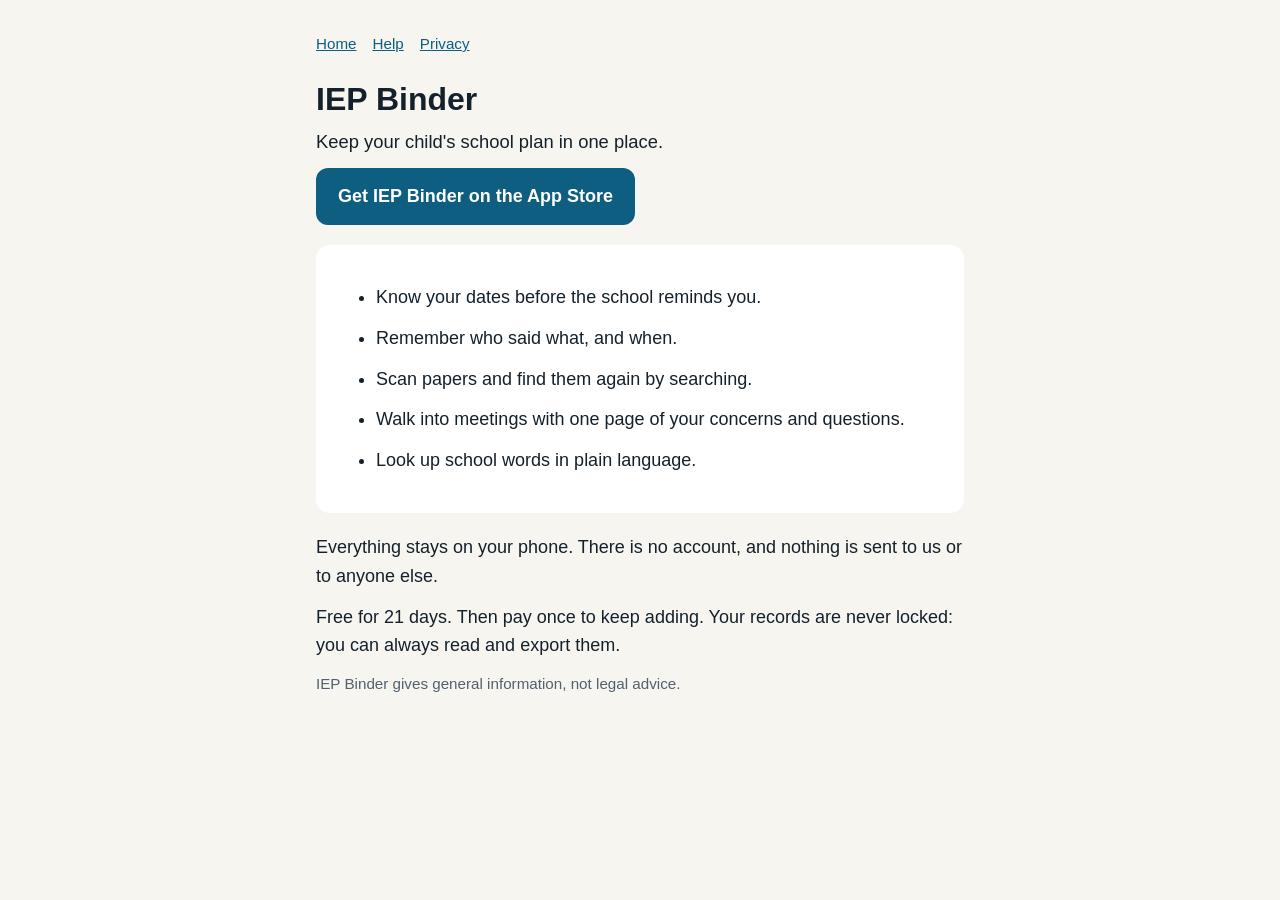
<file: index.html>
<!doctype html>
<html lang="en">
<head>
<meta charset="utf-8">
<meta name="viewport" content="width=device-width, initial-scale=1">
<title>IEP Binder</title>
<meta name="description" content="IEP Binder keeps your child's school plan in one place, privately, on your phone.">
<meta property="og:type" content="website"><meta property="og:site_name" content="IEP Binder"><meta property="og:title" content="IEP Binder: your child's IEP, organized"><meta property="og:description" content="Keep your child's IEP, school papers and every call with the school in one private place. Free to try on iPhone and iPad."><meta property="og:image" content="https://grobestreet.github.io/iep-binder-site/share.png"><meta property="og:image:width" content="1200"><meta property="og:image:height" content="630"><meta property="og:url" content="https://grobestreet.github.io/iep-binder-site/"><meta name="twitter:card" content="summary_large_image"><meta name="twitter:image" content="https://grobestreet.github.io/iep-binder-site/share.png"><meta name="apple-itunes-app" content="app-id=6835721036"><link rel="icon" type="image/png" href="favicon.png"><link rel="apple-touch-icon" href="apple-touch-icon.png"><link rel="stylesheet" href="style.css">
</head>
<body>
<main>
<nav><a href="index.html">Home</a><a href="support.html">Help</a><a href="privacy.html">Privacy</a></nav>
<h1>IEP Binder</h1>
<p class="lead">Keep your child's school plan in one place.</p><p><a class="btn" href="https://apps.apple.com/us/app/iep-binder/id6835721036">Get IEP Binder on the App Store</a></p>
<div class="card">
<ul>
<li>Know your dates before the school reminds you.</li>
<li>Remember who said what, and when.</li>
<li>Scan papers and find them again by searching.</li>
<li>Walk into meetings with one page of your concerns and questions.</li>
<li>Look up school words in plain language.</li>
</ul>
</div>
<p>Everything stays on your phone. There is no account, and nothing is sent to us or to anyone else.</p>
<p>Free for 21 days. Then pay once to keep adding. Your records are never locked: you can always read and export them.</p>
<p class="muted">IEP Binder gives general information, not legal advice.</p>
</main>
</body>
</html>
</file>
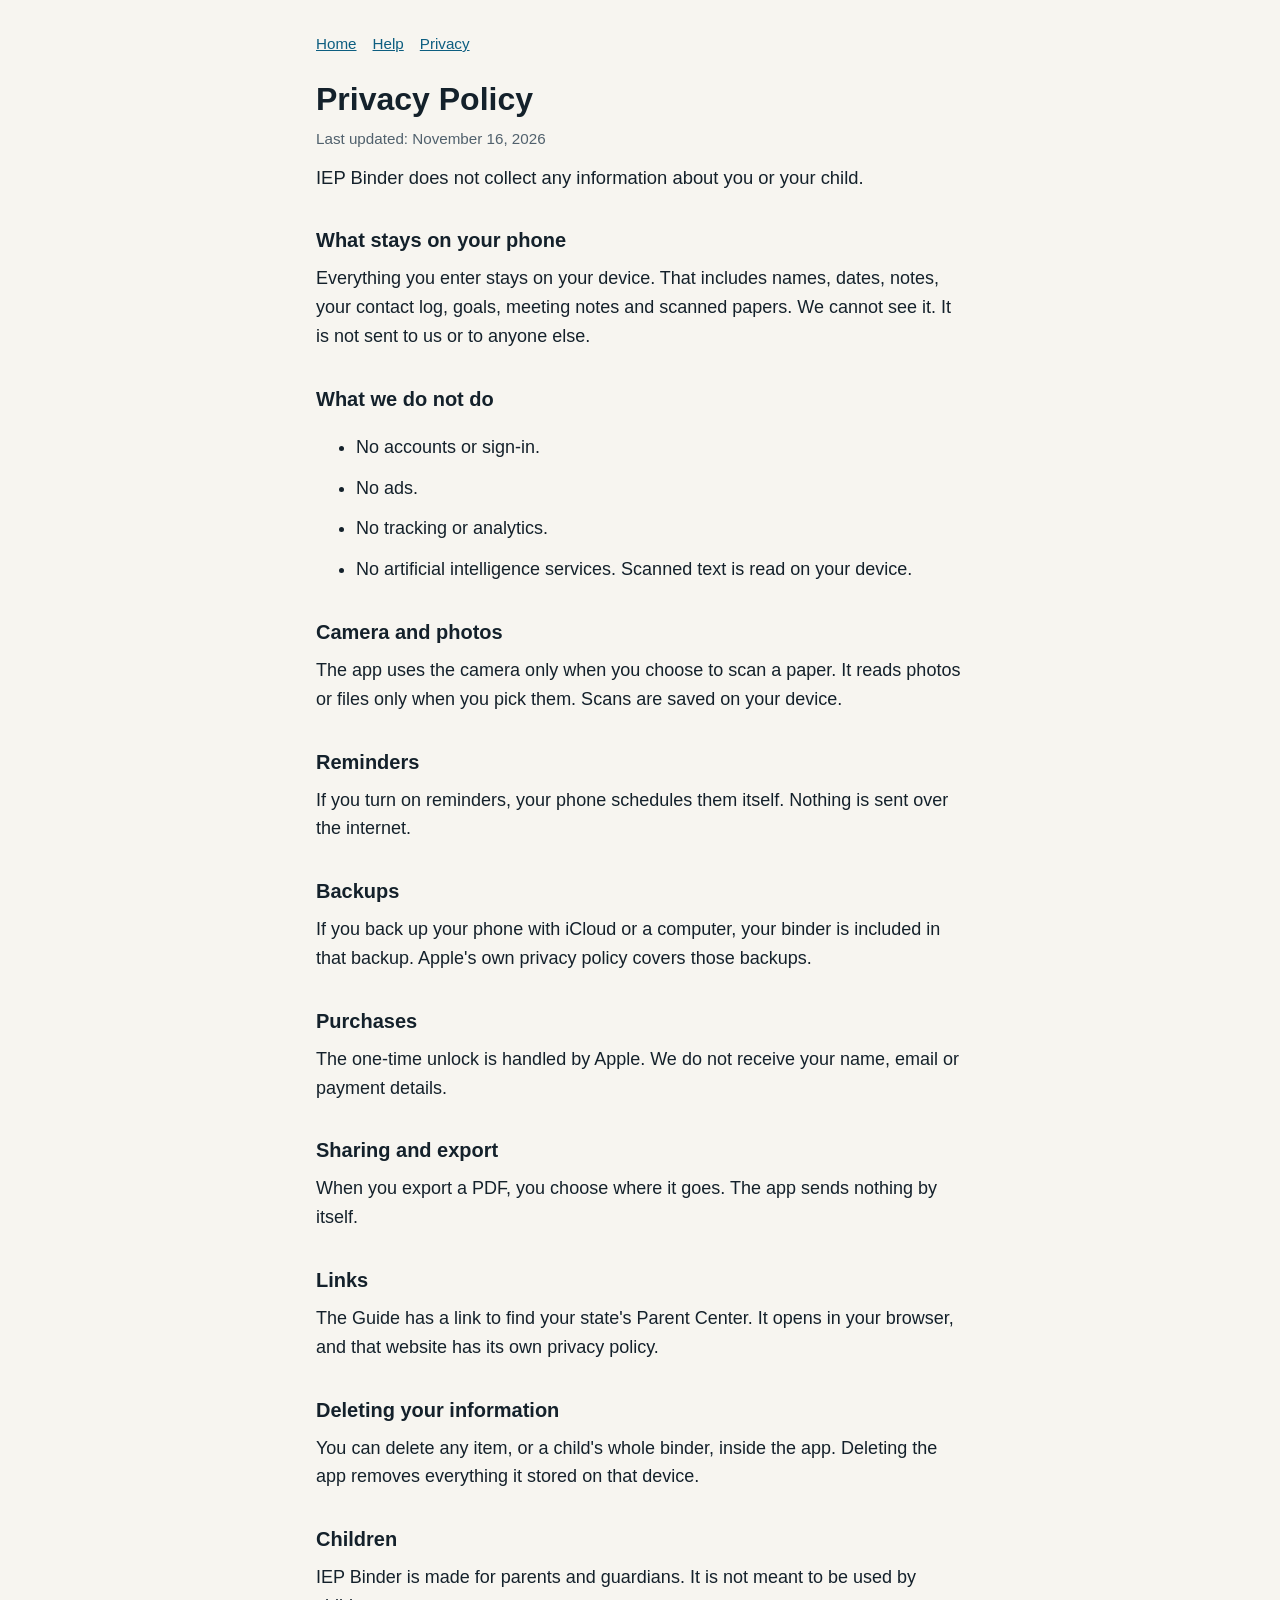
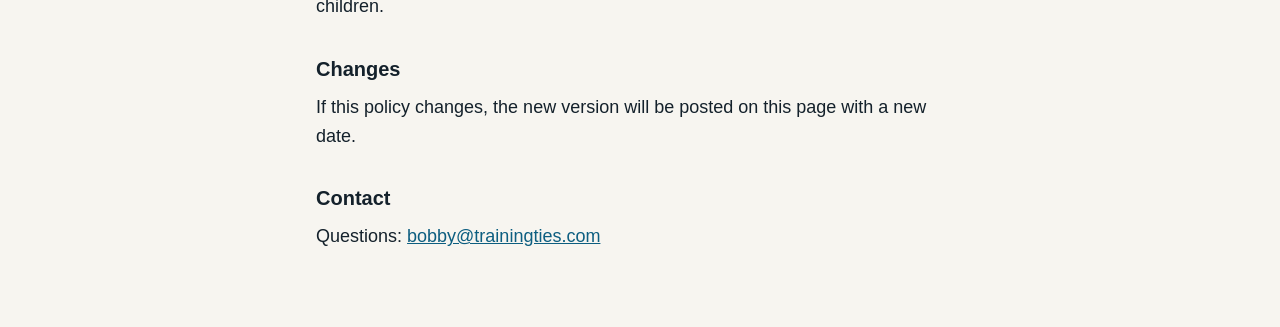
<file: privacy.html>
<!doctype html>
<html lang="en">
<head>
<meta charset="utf-8">
<meta name="viewport" content="width=device-width, initial-scale=1">
<title>Privacy Policy: IEP Binder</title>
<meta property="og:type" content="website"><meta property="og:site_name" content="IEP Binder"><meta property="og:title" content="IEP Binder: your child's IEP, organized"><meta property="og:description" content="Keep your child's IEP, school papers and every call with the school in one private place. Free to try on iPhone and iPad."><meta property="og:image" content="https://grobestreet.github.io/iep-binder-site/share.png"><meta property="og:image:width" content="1200"><meta property="og:image:height" content="630"><meta property="og:url" content="https://grobestreet.github.io/iep-binder-site/"><meta name="twitter:card" content="summary_large_image"><meta name="twitter:image" content="https://grobestreet.github.io/iep-binder-site/share.png"><meta name="apple-itunes-app" content="app-id=6835721036"><link rel="icon" type="image/png" href="favicon.png"><link rel="apple-touch-icon" href="apple-touch-icon.png"><link rel="stylesheet" href="style.css">
</head>
<body>
<main>
<nav><a href="index.html">Home</a><a href="support.html">Help</a><a href="privacy.html">Privacy</a></nav>
<h1>Privacy Policy</h1>
<p class="muted">Last updated: November 16, 2026</p>
<p class="lead">IEP Binder does not collect any information about you or your child.</p>

<h2>What stays on your phone</h2>
<p>Everything you enter stays on your device. That includes names, dates, notes, your contact log, goals, meeting notes and scanned papers. We cannot see it. It is not sent to us or to anyone else.</p>

<h2>What we do not do</h2>
<ul>
<li>No accounts or sign-in.</li>
<li>No ads.</li>
<li>No tracking or analytics.</li>
<li>No artificial intelligence services. Scanned text is read on your device.</li>
</ul>

<h2>Camera and photos</h2>
<p>The app uses the camera only when you choose to scan a paper. It reads photos or files only when you pick them. Scans are saved on your device.</p>

<h2>Reminders</h2>
<p>If you turn on reminders, your phone schedules them itself. Nothing is sent over the internet.</p>

<h2>Backups</h2>
<p>If you back up your phone with iCloud or a computer, your binder is included in that backup. Apple's own privacy policy covers those backups.</p>

<h2>Purchases</h2>
<p>The one-time unlock is handled by Apple. We do not receive your name, email or payment details.</p>

<h2>Sharing and export</h2>
<p>When you export a PDF, you choose where it goes. The app sends nothing by itself.</p>

<h2>Links</h2>
<p>The Guide has a link to find your state's Parent Center. It opens in your browser, and that website has its own privacy policy.</p>

<h2>Deleting your information</h2>
<p>You can delete any item, or a child's whole binder, inside the app. Deleting the app removes everything it stored on that device.</p>

<h2>Children</h2>
<p>IEP Binder is made for parents and guardians. It is not meant to be used by children.</p>

<h2>Changes</h2>
<p>If this policy changes, the new version will be posted on this page with a new date.</p>

<h2>Contact</h2>
<p>Questions: <a href="mailto:bobby@trainingties.com">bobby@trainingties.com</a></p>
</main>
</body>
</html>
</file>
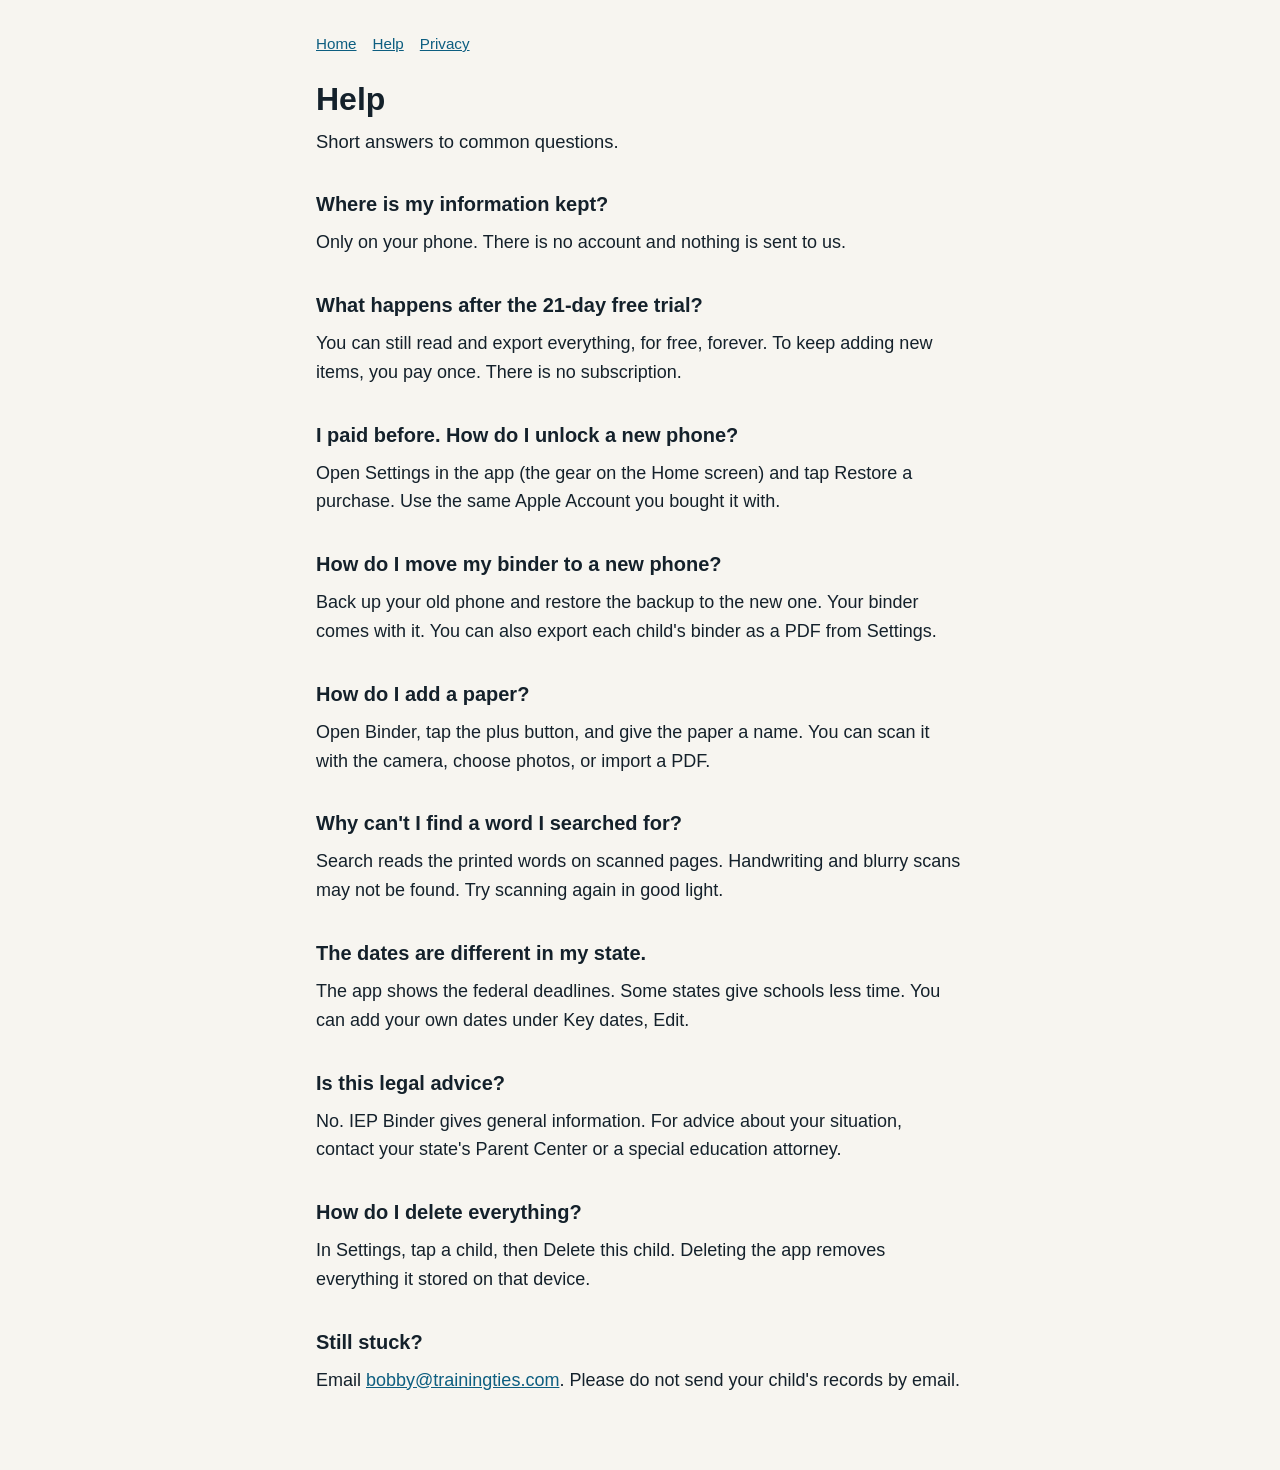
<file: support.html>
<!doctype html>
<html lang="en">
<head>
<meta charset="utf-8">
<meta name="viewport" content="width=device-width, initial-scale=1">
<title>Help: IEP Binder</title>
<meta property="og:type" content="website"><meta property="og:site_name" content="IEP Binder"><meta property="og:title" content="IEP Binder: your child's IEP, organized"><meta property="og:description" content="Keep your child's IEP, school papers and every call with the school in one private place. Free to try on iPhone and iPad."><meta property="og:image" content="https://grobestreet.github.io/iep-binder-site/share.png"><meta property="og:image:width" content="1200"><meta property="og:image:height" content="630"><meta property="og:url" content="https://grobestreet.github.io/iep-binder-site/"><meta name="twitter:card" content="summary_large_image"><meta name="twitter:image" content="https://grobestreet.github.io/iep-binder-site/share.png"><meta name="apple-itunes-app" content="app-id=6835721036"><link rel="icon" type="image/png" href="favicon.png"><link rel="apple-touch-icon" href="apple-touch-icon.png"><link rel="stylesheet" href="style.css">
</head>
<body>
<main>
<nav><a href="index.html">Home</a><a href="support.html">Help</a><a href="privacy.html">Privacy</a></nav>
<h1>Help</h1>
<p class="lead">Short answers to common questions.</p>

<h2>Where is my information kept?</h2>
<p>Only on your phone. There is no account and nothing is sent to us.</p>

<h2>What happens after the 21-day free trial?</h2>
<p>You can still read and export everything, for free, forever. To keep adding new items, you pay once. There is no subscription.</p>

<h2>I paid before. How do I unlock a new phone?</h2>
<p>Open Settings in the app (the gear on the Home screen) and tap Restore a purchase. Use the same Apple Account you bought it with.</p>

<h2>How do I move my binder to a new phone?</h2>
<p>Back up your old phone and restore the backup to the new one. Your binder comes with it. You can also export each child's binder as a PDF from Settings.</p>

<h2>How do I add a paper?</h2>
<p>Open Binder, tap the plus button, and give the paper a name. You can scan it with the camera, choose photos, or import a PDF.</p>

<h2>Why can't I find a word I searched for?</h2>
<p>Search reads the printed words on scanned pages. Handwriting and blurry scans may not be found. Try scanning again in good light.</p>

<h2>The dates are different in my state.</h2>
<p>The app shows the federal deadlines. Some states give schools less time. You can add your own dates under Key dates, Edit.</p>

<h2>Is this legal advice?</h2>
<p>No. IEP Binder gives general information. For advice about your situation, contact your state's Parent Center or a special education attorney.</p>

<h2>How do I delete everything?</h2>
<p>In Settings, tap a child, then Delete this child. Deleting the app removes everything it stored on that device.</p>

<h2>Still stuck?</h2>
<p>Email <a href="mailto:bobby@trainingties.com">bobby@trainingties.com</a>. Please do not send your child's records by email.</p>
</main>
</body>
</html>
</file>
<file: style.css>
:root { color-scheme: light dark; --ink:#14212b; --muted:#51616d; --bg:#f7f5f0; --card:#ffffff; --accent:#0d5e80; }
@media (prefers-color-scheme: dark) { :root { --ink:#eef3f6; --muted:#a9b8c2; --bg:#10181d; --card:#18232a; --accent:#73cce6; } }
* { box-sizing: border-box; }
body { margin:0; background:var(--bg); color:var(--ink); font: 18px/1.6 -apple-system, BlinkMacSystemFont, "Segoe UI", Roboto, sans-serif; }
main { max-width: 680px; margin: 0 auto; padding: 32px 16px 64px; }
h1 { font-size: 2rem; line-height: 1.2; margin: 0 0 8px; }
h2 { font-size: 1.25rem; margin: 32px 0 8px; }
p, li { margin: 0 0 12px; }
.lead { font-size: 1.15rem; }
.card { background: var(--card); border-radius: 14px; padding: 20px; margin: 20px 0; }
.muted { color: var(--muted); font-size: 0.95rem; }
a { color: var(--accent); }
nav { margin-bottom: 24px; font-size: 0.95rem; }
nav a { margin-right: 16px; }

.btn { display:inline-block; background:var(--accent); color:#fff; padding:14px 22px; border-radius:12px; text-decoration:none; font-weight:600; }
@media (prefers-color-scheme: dark) { .btn { color:#10181d; } }
</file>
